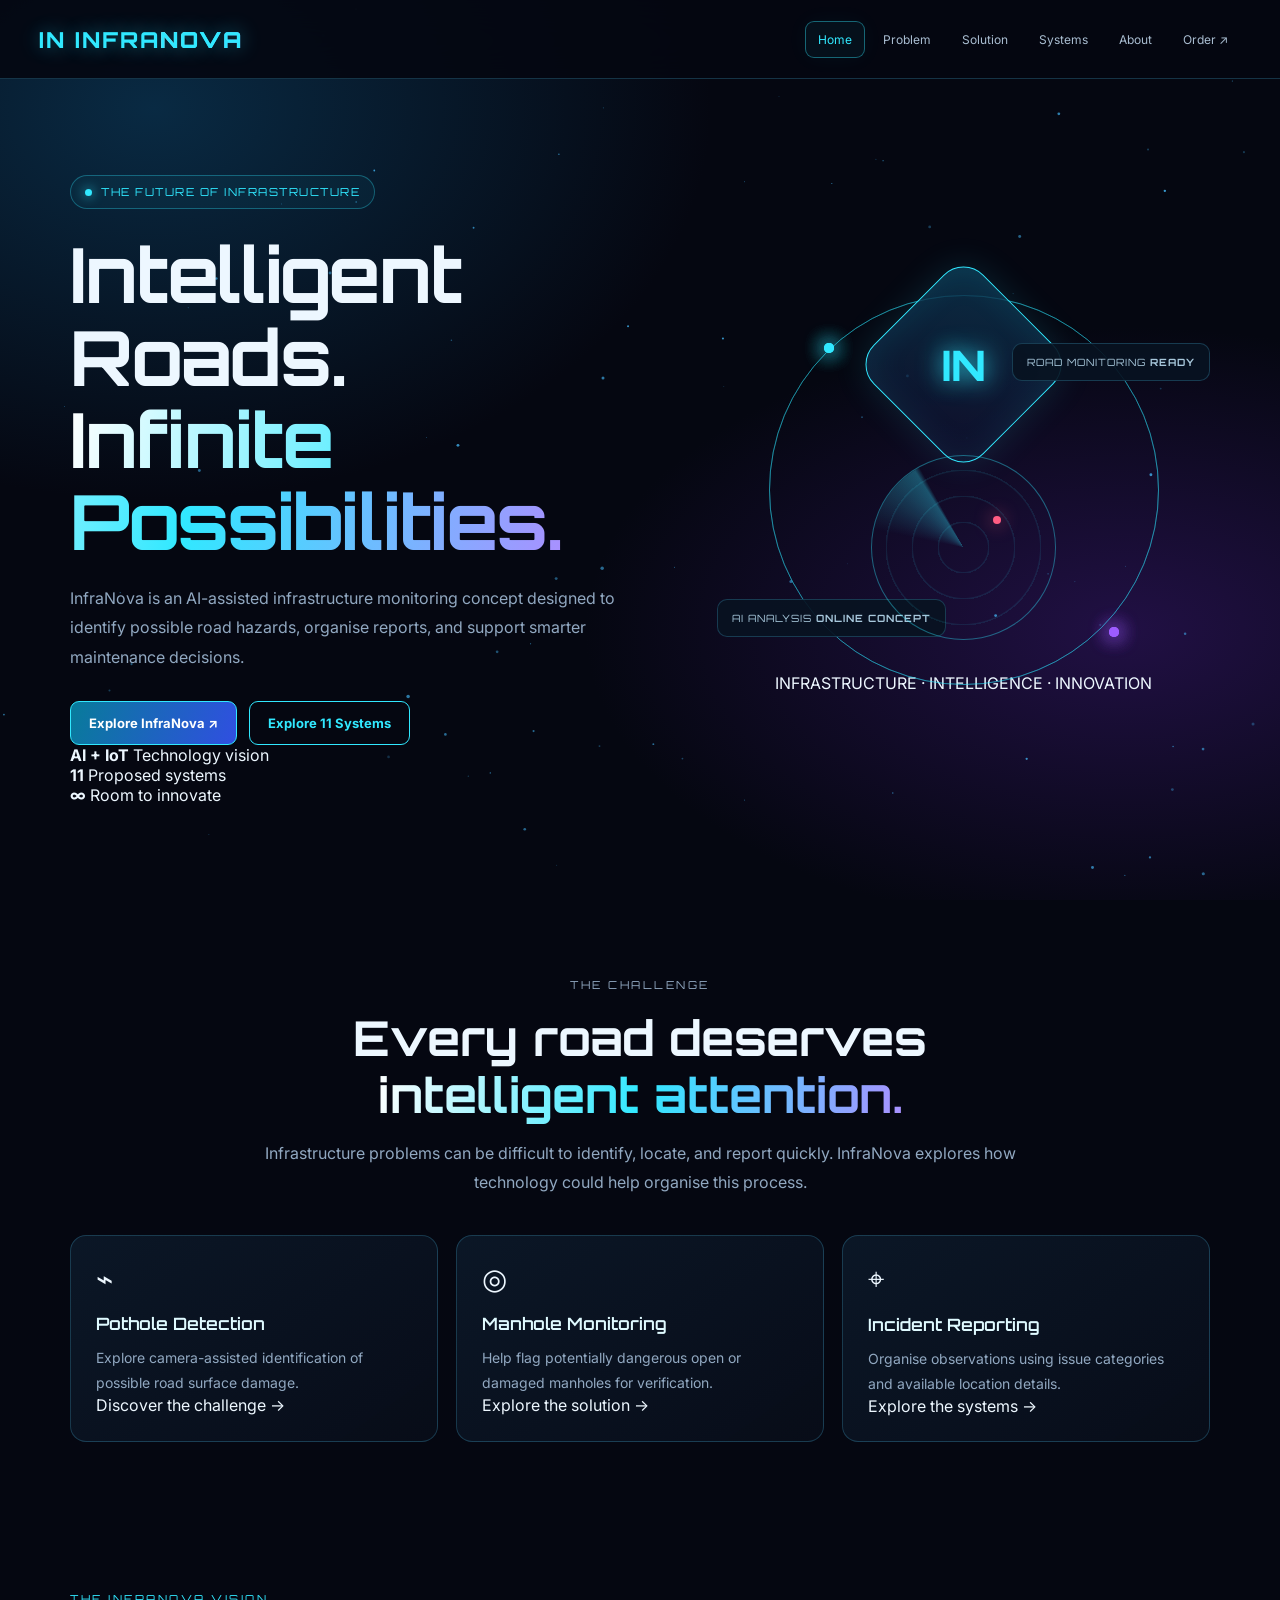
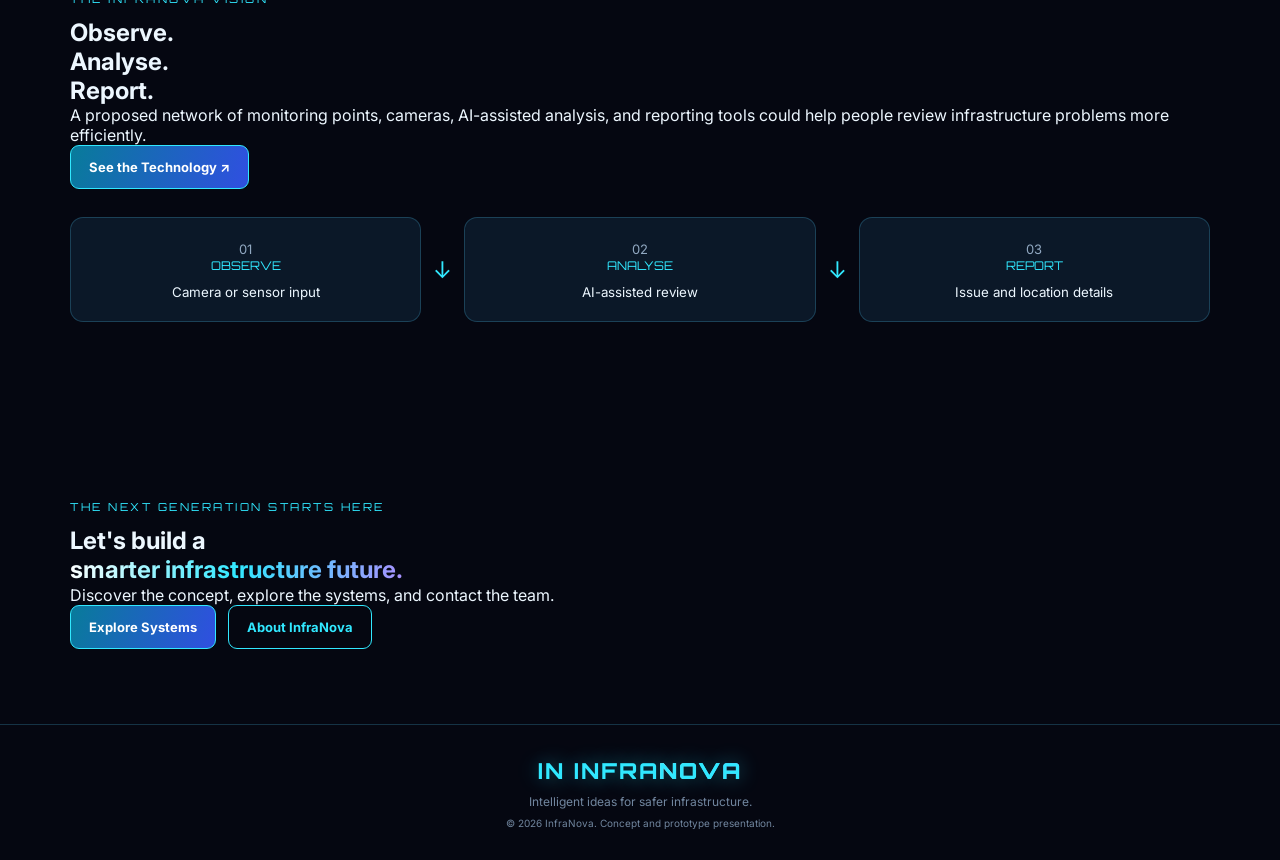
<file: index.html>
<!DOCTYPE html><html lang="en">
<head>
  <meta charset="UTF-8">
  <meta name="viewport" content="width=device-width, initial-scale=1.0">
  <meta name="theme-color" content="#050816">
  <meta name="description" content="InfraNova — AI-assisted infrastructure monitoring for a safer future.">
  <title>InfraNova | Intelligent Infrastructure</title>  <link rel="stylesheet" href="style.css">
  <script src="script.js" defer></script>
</head><body>
  <canvas id="starfield"></canvas>  <header class="site-header">
    <div class="nav-wrap">
      <a href="index.html" class="brand">
        <span class="brand-mark">IN</span>
        <span>INFRA<span class="gradient-text">NOVA</span></span>
      </a>  <button class="menu-toggle" aria-label="Open navigation" aria-expanded="false">☰</button>

  <nav class="nav-links">
    <a href="index.html">Home</a>
    <a href="problem.html">Problem</a>
    <a href="solution.html">Solution</a>
    <a href="systems.html">Systems</a>
    <a href="about.html">About</a>
    <a class="nav-order" href="order.html">Order ↗</a>
  </nav>
</div>

  </header>  <main>
    <section class="hero container">
      <div class="hero-copy reveal">
        <div class="eyebrow">
          <span class="live-dot"></span>
          THE FUTURE OF INFRASTRUCTURE
        </div>    <h1>
      Intelligent Roads.<br>
      <span class="gradient-text">Infinite Possibilities.</span>
    </h1>

    <p class="lead">
      InfraNova is an AI-assisted infrastructure monitoring concept
      designed to identify possible road hazards, organise reports,
      and support smarter maintenance decisions.
    </p>

    <div class="btn-row">
      <a href="solution.html" class="btn">Explore InfraNova ↗</a>
      <a href="systems.html" class="btn outline">Explore 11 Systems</a>
    </div>

    <div class="hero-stats">
      <div>
        <strong>AI + IoT</strong>
        <span>Technology vision</span>
      </div>

      <div>
        <strong>11</strong>
        <span>Proposed systems</span>
      </div>

      <div>
        <strong>∞</strong>
        <span>Room to innovate</span>
      </div>
    </div>
  </div>

  <div class="hero-art reveal">
    <div class="orbit orbit-one"></div>
    <div class="orbit orbit-two"></div>
    <div class="orbit orbit-three"></div>

    <div class="core">
      <span>IN</span>
    </div>

    <div class="hud hud-one">
      <span class="hud-dot"></span>
      ROAD MONITORING
      <b>READY</b>
    </div>

    <div class="hud hud-two">
      <span class="hud-dot"></span>
      AI ANALYSIS
      <b>ONLINE CONCEPT</b>
    </div>

    <div class="radar"><span></span></div>

    <div class="hero-caption">
      INFRASTRUCTURE · INTELLIGENCE · INNOVATION
    </div>
  </div>
</section>

<section class="section container">
  <div class="section-head reveal">
    <p class="kicker">THE CHALLENGE</p>
    <h2>
      Every road deserves<br>
      <span class="gradient-text">intelligent attention.</span>
    </h2>

    <p>
      Infrastructure problems can be difficult to identify, locate,
      and report quickly. InfraNova explores how technology could
      help organise this process.
    </p>
  </div>

  <div class="grid three">
    <article class="card reveal">
      <div class="icon">⌁</div>
      <h3>Pothole Detection</h3>
      <p>Explore camera-assisted identification of possible road surface damage.</p>
      <a href="problem.html" class="text-link">Discover the challenge →</a>
    </article>

    <article class="card reveal">
      <div class="icon">◎</div>
      <h3>Manhole Monitoring</h3>
      <p>Help flag potentially dangerous open or damaged manholes for verification.</p>
      <a href="solution.html" class="text-link">Explore the solution →</a>
    </article>

    <article class="card reveal">
      <div class="icon">⌖</div>
      <h3>Incident Reporting</h3>
      <p>Organise observations using issue categories and available location details.</p>
      <a href="systems.html" class="text-link">Explore the systems →</a>
    </article>
  </div>
</section>

<section class="section container">
  <div class="feature-panel reveal">
    <div>
      <p class="kicker">THE INFRANOVA VISION</p>
      <h2>Observe.<br>Analyse.<br>Report.</h2>

      <p>
        A proposed network of monitoring points, cameras, AI-assisted
        analysis, and reporting tools could help people review
        infrastructure problems more efficiently.
      </p>

      <a href="solution.html" class="btn">See the Technology ↗</a>
    </div>

    <div class="flow">
      <div class="flow-item">
        <span>01</span>
        <b>OBSERVE</b>
        <small>Camera or sensor input</small>
      </div>

      <div class="flow-arrow">↓</div>

      <div class="flow-item">
        <span>02</span>
        <b>ANALYSE</b>
        <small>AI-assisted review</small>
      </div>

      <div class="flow-arrow">↓</div>

      <div class="flow-item">
        <span>03</span>
        <b>REPORT</b>
        <small>Issue and location details</small>
      </div>
    </div>
  </div>
</section>

<section class="section container">
  <div class="cta-panel reveal">
    <p class="kicker">THE NEXT GENERATION STARTS HERE</p>

    <h2>
      Let's build a<br>
      <span class="gradient-text">smarter infrastructure future.</span>
    </h2>

    <p>Discover the concept, explore the systems, and contact the team.</p>

    <div class="btn-row center">
      <a href="systems.html" class="btn">Explore Systems</a>
      <a href="about.html" class="btn outline">About InfraNova</a>
    </div>
  </div>
</section>

  </main>  <footer class="site-footer">
    <a href="index.html" class="brand">
      <span class="brand-mark">IN</span>
      <span>INFRA<span class="gradient-text">NOVA</span></span>
    </a><p>Intelligent ideas for safer infrastructure.</p>
<small>© 2026 InfraNova. Concept and prototype presentation.</small>

  </footer>
</body>
</html>
</file>
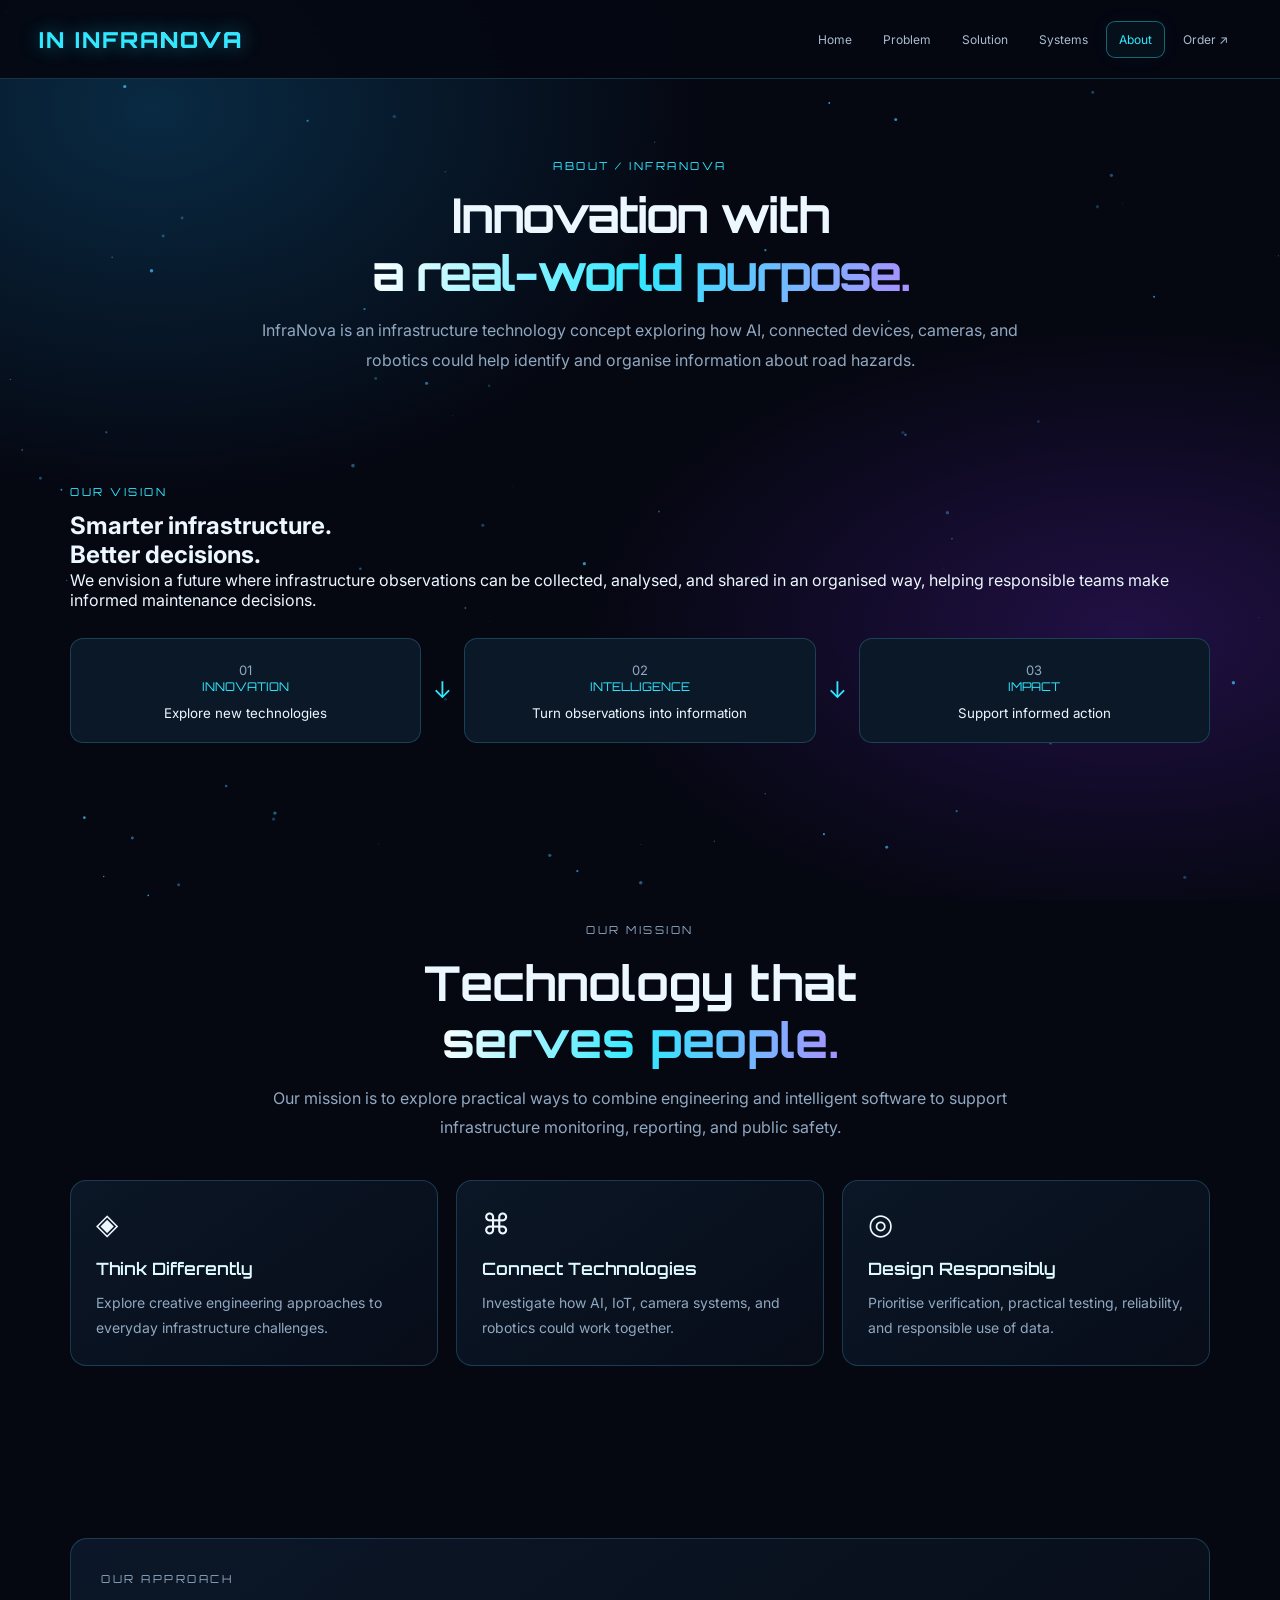
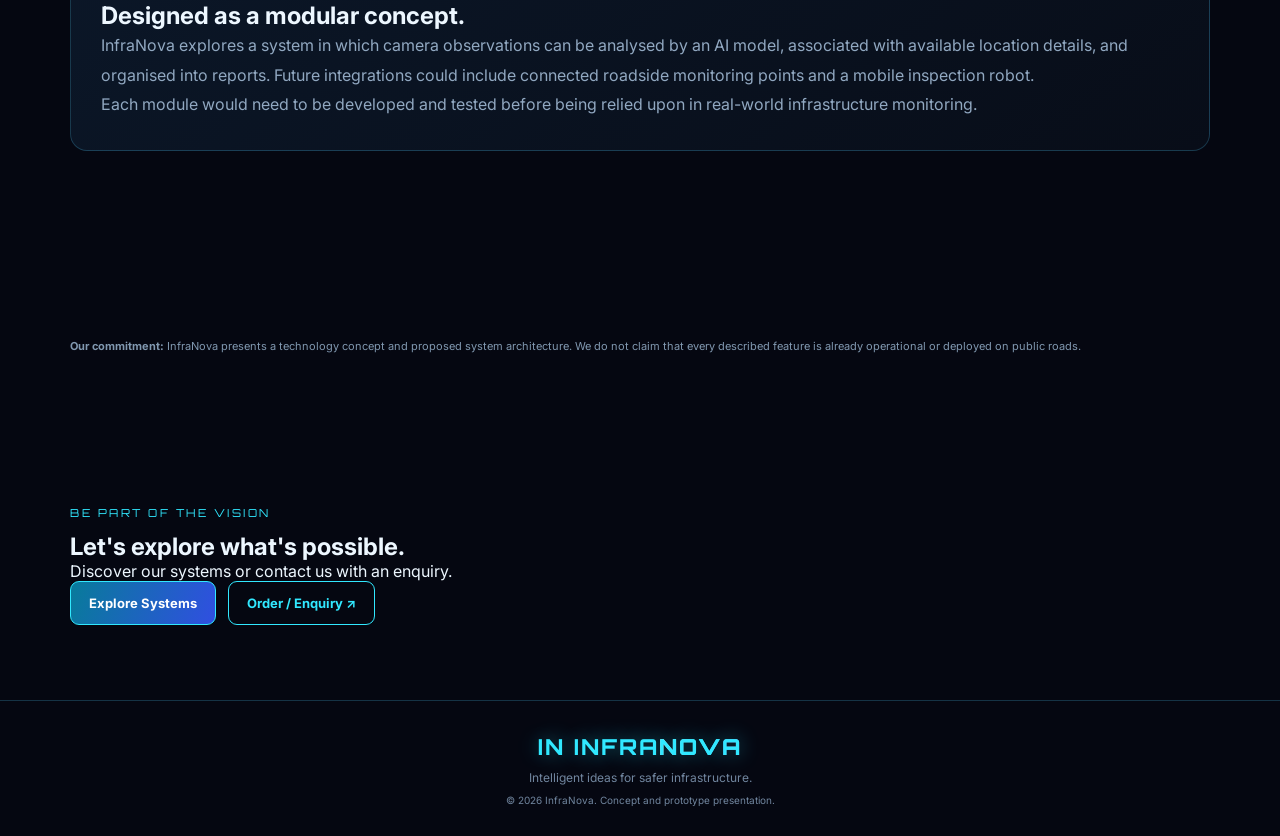
<file: about.html>
<!DOCTYPE html><html lang="en">
<head>
  <meta charset="UTF-8">
  <meta name="viewport" content="width=device-width, initial-scale=1.0">
  <meta name="theme-color" content="#050816">
  <meta name="description" content="Discover the mission, vision, and proposed technology behind InfraNova.">
  <title>About | InfraNova</title>
  <link rel="stylesheet" href="style.css">
  <script src="script.js" defer></script>
</head><body>
  <canvas id="starfield" aria-hidden="true"></canvas>  <header class="site-header">
    <div class="nav-wrap">
      <a href="index.html" class="brand">
        <span class="brand-mark">IN</span>
        <span>INFRA<span class="gradient-text">NOVA</span></span>
      </a>  <button class="menu-toggle" aria-label="Toggle navigation" aria-expanded="false" type="button">☰</button>

  <nav class="nav-links" aria-label="Main navigation">
    <a href="index.html">Home</a>
    <a href="problem.html">Problem</a>
    <a href="solution.html">Solution</a>
    <a href="systems.html">Systems</a>
    <a href="about.html">About</a>
    <a href="order.html" class="nav-order">Order ↗</a>
  </nav>
</div>

  </header>  <main>
    <section class="page-hero container reveal">
      <p class="kicker">ABOUT / INFRANOVA</p>  <h1 class="page-title">
    Innovation with<br>
    <span class="gradient-text">a real-world purpose.</span>
  </h1>

  <p class="lead">
    InfraNova is an infrastructure technology concept exploring
    how AI, connected devices, cameras, and robotics could help
    identify and organise information about road hazards.
  </p>
</section>

<section class="section container">
  <div class="feature-panel reveal">
    <div>
      <p class="kicker">OUR VISION</p>
      <h2>Smarter infrastructure.<br>Better decisions.</h2>

      <p>
        We envision a future where infrastructure observations
        can be collected, analysed, and shared in an organised way,
        helping responsible teams make informed maintenance decisions.
      </p>
    </div>

    <div class="flow">
      <div class="flow-item">
        <span>01</span>
        <b>INNOVATION</b>
        <small>Explore new technologies</small>
      </div>

      <div class="flow-arrow">↓</div>

      <div class="flow-item">
        <span>02</span>
        <b>INTELLIGENCE</b>
        <small>Turn observations into information</small>
      </div>

      <div class="flow-arrow">↓</div>

      <div class="flow-item">
        <span>03</span>
        <b>IMPACT</b>
        <small>Support informed action</small>
      </div>
    </div>
  </div>
</section>

<section class="section container">
  <div class="section-head reveal">
    <p class="kicker">OUR MISSION</p>
    <h2>
      Technology that<br>
      <span class="gradient-text">serves people.</span>
    </h2>

    <p>
      Our mission is to explore practical ways to combine
      engineering and intelligent software to support infrastructure
      monitoring, reporting, and public safety.
    </p>
  </div>

  <div class="grid three">
    <article class="card reveal">
      <div class="icon">◈</div>
      <h3>Think Differently</h3>
      <p>Explore creative engineering approaches to everyday infrastructure challenges.</p>
    </article>

    <article class="card reveal">
      <div class="icon">⌘</div>
      <h3>Connect Technologies</h3>
      <p>Investigate how AI, IoT, camera systems, and robotics could work together.</p>
    </article>

    <article class="card reveal">
      <div class="icon">◎</div>
      <h3>Design Responsibly</h3>
      <p>Prioritise verification, practical testing, reliability, and responsible use of data.</p>
    </article>
  </div>
</section>

<section class="section container">
  <div class="content-panel reveal">
    <p class="kicker">OUR APPROACH</p>
    <h2>Designed as a modular concept.</h2>

    <p>
      InfraNova explores a system in which camera observations
      can be analysed by an AI model, associated with available
      location details, and organised into reports. Future
      integrations could include connected roadside monitoring
      points and a mobile inspection robot.
    </p>

    <p>
      Each module would need to be developed and tested before
      being relied upon in real-world infrastructure monitoring.
    </p>
  </div>
</section>

<section class="section container">
  <div class="notice reveal">
    <strong>Our commitment:</strong>
    InfraNova presents a technology concept and proposed system
    architecture. We do not claim that every described feature
    is already operational or deployed on public roads.
  </div>
</section>

<section class="section container">
  <div class="cta-panel reveal">
    <p class="kicker">BE PART OF THE VISION</p>
    <h2>Let's explore what's possible.</h2>
    <p>Discover our systems or contact us with an enquiry.</p>

    <div class="btn-row center">
      <a href="systems.html" class="btn">Explore Systems</a>
      <a href="order.html" class="btn outline">Order / Enquiry ↗</a>
    </div>
  </div>
</section>

  </main>  <footer class="site-footer">
    <a href="index.html" class="brand">
      <span class="brand-mark">IN</span>
      <span>INFRA<span class="gradient-text">NOVA</span></span>
    </a><p>Intelligent ideas for safer infrastructure.</p>
<small>© <span data-current-year>2026</span> InfraNova. Concept and prototype presentation.</small>

  </footer>
</body>
</html>
</file>
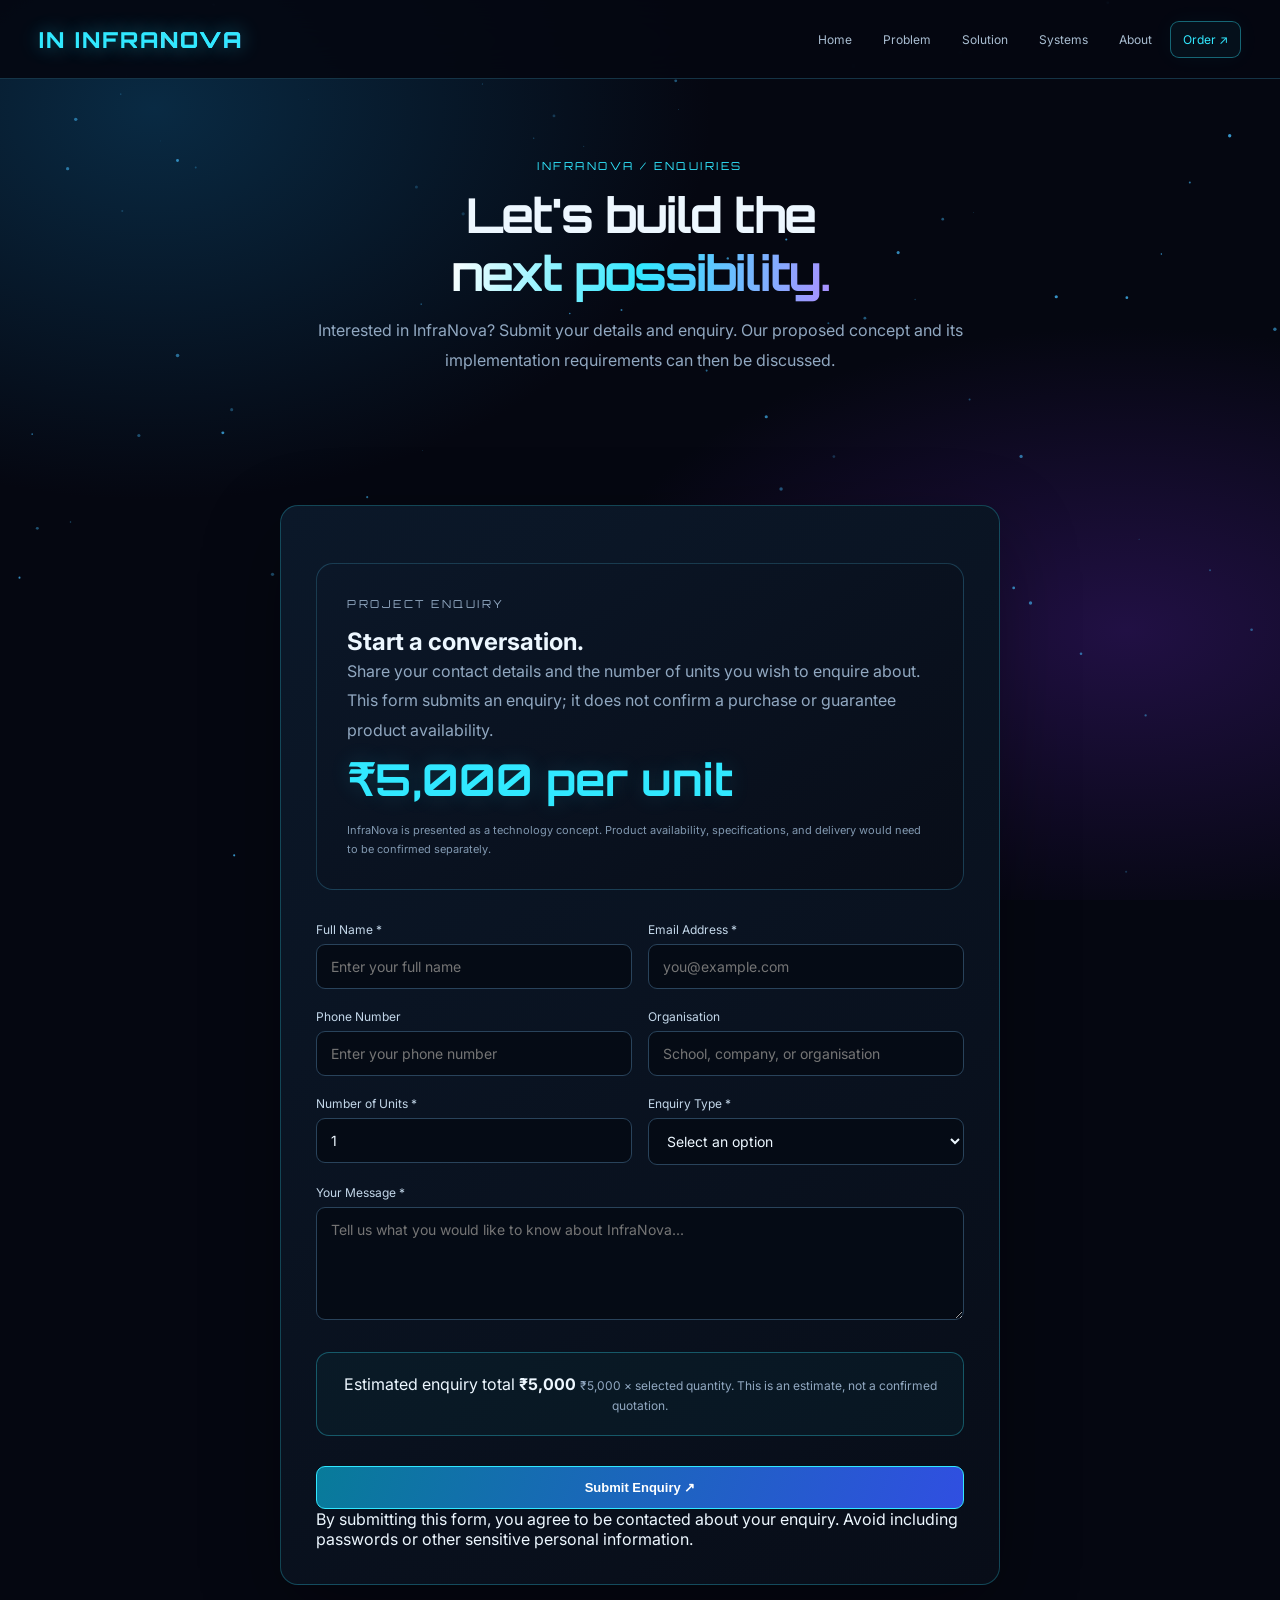
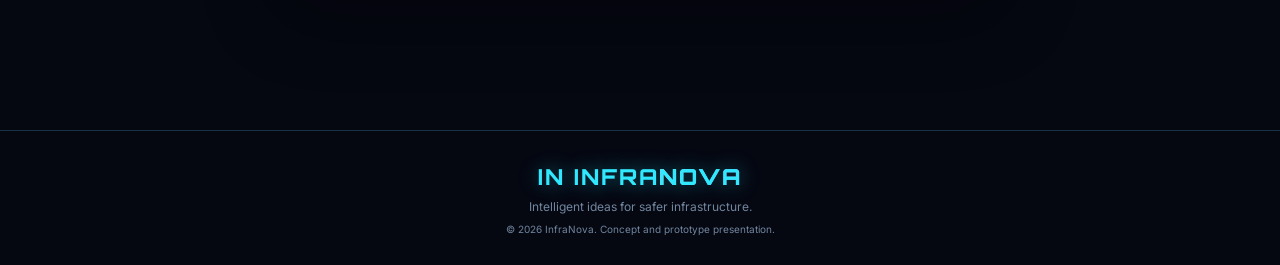
<file: order.html>
<!DOCTYPE html><html lang="en">
<head>
  <meta charset="UTF-8">
  <meta name="viewport" content="width=device-width, initial-scale=1.0">
  <meta name="theme-color" content="#050816">
  <meta name="description" content="Submit an order enquiry for the InfraNova concept.">
  <title>Order / Enquiry | InfraNova</title>
  <link rel="stylesheet" href="style.css">
  <script src="script.js" defer></script>
</head><body>
  <canvas id="starfield" aria-hidden="true"></canvas>  <header class="site-header">
    <div class="nav-wrap">
      <a href="index.html" class="brand">
        <span class="brand-mark">IN</span>
        <span>INFRA<span class="gradient-text">NOVA</span></span>
      </a>  <button class="menu-toggle" aria-label="Toggle navigation" aria-expanded="false" type="button">☰</button>

  <nav class="nav-links" aria-label="Main navigation">
    <a href="index.html">Home</a>
    <a href="problem.html">Problem</a>
    <a href="solution.html">Solution</a>
    <a href="systems.html">Systems</a>
    <a href="about.html">About</a>
    <a href="order.html" class="nav-order">Order ↗</a>
  </nav>
</div>

  </header>  <main>
    <section class="page-hero container reveal">
      <p class="kicker">INFRANOVA / ENQUIRIES</p>  <h1 class="page-title">
    Let's build the<br>
    <span class="gradient-text">next possibility.</span>
  </h1>

  <p class="lead">
    Interested in InfraNova? Submit your details and enquiry.
    Our proposed concept and its implementation requirements
    can then be discussed.
  </p>
</section>

<section class="section container">
  <div class="form-wrap reveal">

    <div class="content-panel">
      <p class="kicker">PROJECT ENQUIRY</p>
      <h2>Start a conversation.</h2>

      <p>
        Share your contact details and the number of units
        you wish to enquire about. This form submits an enquiry;
        it does not confirm a purchase or guarantee product availability.
      </p>

      <div class="price">
        ₹5,000 <span>per unit</span>
      </div>

      <div class="notice">
        InfraNova is presented as a technology concept.
        Product availability, specifications, and delivery
        would need to be confirmed separately.
      </div>
    </div>

    <form
      action="https://formsubmit.co/tamscserd@gmail.com"
      method="POST"
      class="order-form">

      <input type="hidden" name="_subject" value="New InfraNova Enquiry">

      <input type="hidden" name="_template" value="table">

      <input type="hidden" name="_captcha" value="true">

      <input type="hidden" name="_next" value="thankyou.html">

      <div class="form-grid">

        <div class="field">
          <label for="name">Full Name *</label>
          <input
            id="name"
            name="Full Name"
            type="text"
            placeholder="Enter your full name"
            autocomplete="name"
            required>
        </div>

        <div class="field">
          <label for="email">Email Address *</label>
          <input
            id="email"
            name="Email"
            type="email"
            placeholder="you@example.com"
            autocomplete="email"
            required>
        </div>

        <div class="field">
          <label for="phone">Phone Number</label>
          <input
            id="phone"
            name="Phone Number"
            type="tel"
            placeholder="Enter your phone number"
            autocomplete="tel">
        </div>

        <div class="field">
          <label for="organisation">Organisation</label>
          <input
            id="organisation"
            name="Organisation"
            type="text"
            placeholder="School, company, or organisation">
        </div>

        <div class="field">
          <label for="quantity">Number of Units *</label>
          <input
            id="quantity"
            name="Quantity"
            type="number"
            min="1"
            max="100"
            value="1"
            required>
        </div>

        <div class="field">
          <label for="interest">Enquiry Type *</label>
          <select id="interest" name="Enquiry Type" required>
            <option value="">Select an option</option>
            <option value="Project information">Project information</option>
            <option value="Prototype enquiry">Prototype enquiry</option>
            <option value="Collaboration">Collaboration</option>
            <option value="School or competition project">School or competition project</option>
            <option value="Other">Other</option>
          </select>
        </div>

        <div class="field full">
          <label for="message">Your Message *</label>
          <textarea
            id="message"
            name="Message"
            rows="5"
            placeholder="Tell us what you would like to know about InfraNova..."
            required></textarea>
        </div>

      </div>

      <div class="total-box">
        <span>Estimated enquiry total</span>
        <strong id="total-price">₹5,000</strong>
        <small>₹5,000 × selected quantity. This is an estimate, not a confirmed quotation.</small>
      </div>

      <button type="submit" class="btn">
        Submit Enquiry ↗
      </button>

      <p class="form-note">
        By submitting this form, you agree to be contacted
        about your enquiry. Avoid including passwords or
        other sensitive personal information.
      </p>

    </form>

  </div>
</section>

  </main>  <footer class="site-footer">
    <a href="index.html" class="brand">
      <span class="brand-mark">IN</span>
      <span>INFRA<span class="gradient-text">NOVA</span></span>
    </a><p>Intelligent ideas for safer infrastructure.</p>
<small>© <span data-current-year>2026</span> InfraNova. Concept and prototype presentation.</small>

  </footer>
</body>
  </html>
</file>
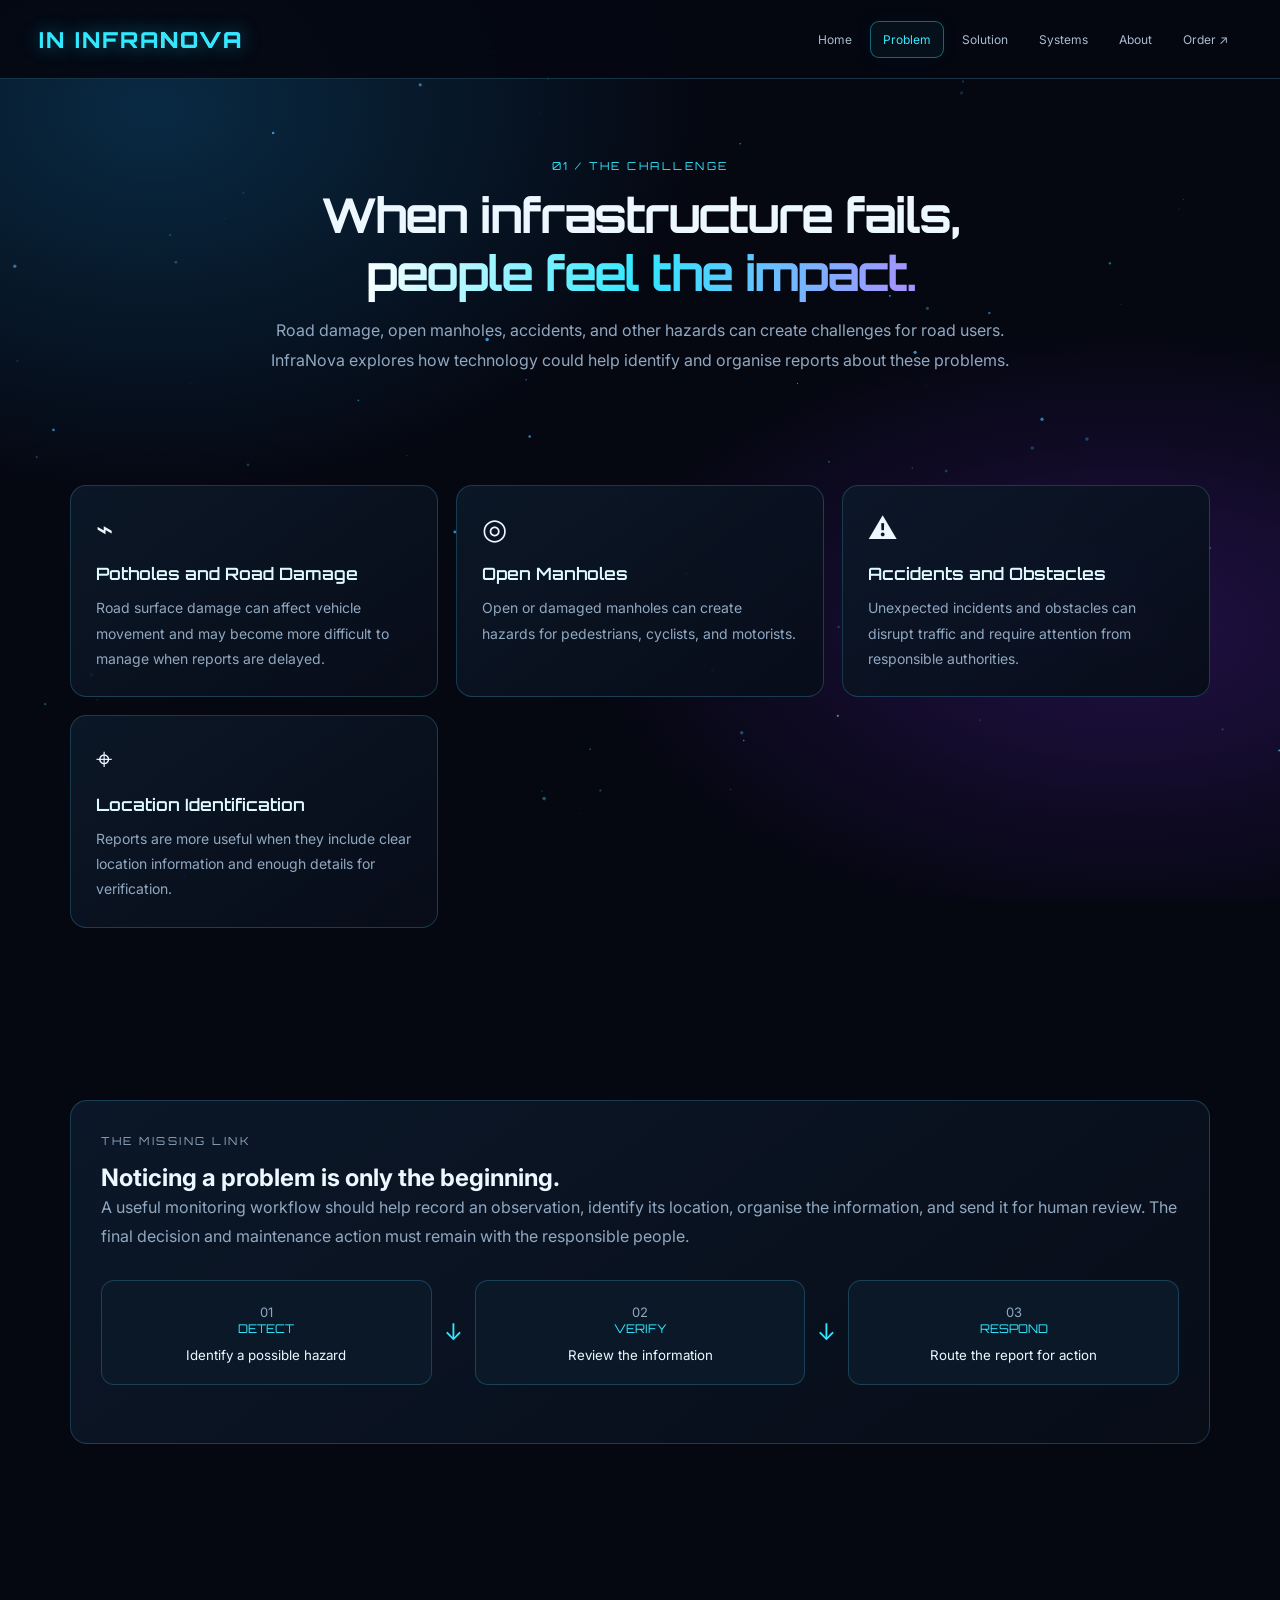
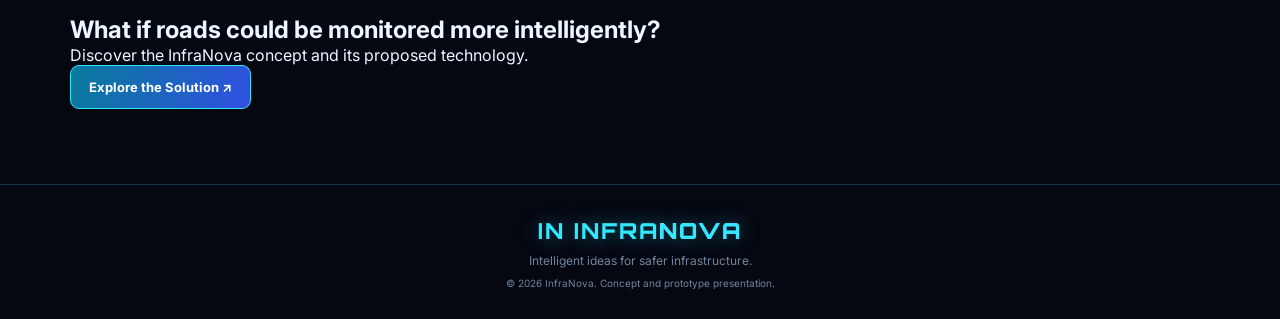
<file: problem.html>
<!DOCTYPE html><html lang="en">
<head>
  <meta charset="UTF-8">
  <meta name="viewport" content="width=device-width, initial-scale=1.0">
  <meta name="theme-color" content="#050816">
  <title>The Problem | InfraNova</title>  <link rel="stylesheet" href="style.css">
  <script src="script.js" defer></script>
</head><body>
  <canvas id="starfield"></canvas>  <header class="site-header">
    <div class="nav-wrap">
      <a href="index.html" class="brand">
        <span class="brand-mark">IN</span>
        <span>INFRA<span class="gradient-text">NOVA</span></span>
      </a>  <button class="menu-toggle" aria-label="Open navigation" aria-expanded="false">☰</button>

  <nav class="nav-links">
    <a href="index.html">Home</a>
    <a href="problem.html">Problem</a>
    <a href="solution.html">Solution</a>
    <a href="systems.html">Systems</a>
    <a href="about.html">About</a>
    <a class="nav-order" href="order.html">Order ↗</a>
  </nav>
</div>

  </header>  <main>
    <section class="page-hero container reveal">
      <p class="kicker">01 / THE CHALLENGE</p>  <h1 class="page-title">
    When infrastructure fails,<br>
    <span class="gradient-text">people feel the impact.</span>
  </h1>

  <p class="lead">
    Road damage, open manholes, accidents, and other hazards can
    create challenges for road users. InfraNova explores how
    technology could help identify and organise reports about
    these problems.
  </p>
</section>

<section class="section container">
  <div class="grid two">
    <article class="card reveal">
      <div class="icon">⌁</div>
      <h3>Potholes and Road Damage</h3>
      <p>Road surface damage can affect vehicle movement and may become more difficult to manage when reports are delayed.</p>
    </article>

    <article class="card reveal">
      <div class="icon">◎</div>
      <h3>Open Manholes</h3>
      <p>Open or damaged manholes can create hazards for pedestrians, cyclists, and motorists.</p>
    </article>

    <article class="card reveal">
      <div class="icon">⚠</div>
      <h3>Accidents and Obstacles</h3>
      <p>Unexpected incidents and obstacles can disrupt traffic and require attention from responsible authorities.</p>
    </article>

    <article class="card reveal">
      <div class="icon">⌖</div>
      <h3>Location Identification</h3>
      <p>Reports are more useful when they include clear location information and enough details for verification.</p>
    </article>
  </div>
</section>

<section class="section container">
  <div class="content-panel reveal">
    <p class="kicker">THE MISSING LINK</p>
    <h2>Noticing a problem is only the beginning.</h2>

    <p>
      A useful monitoring workflow should help record an observation,
      identify its location, organise the information, and send it
      for human review. The final decision and maintenance action
      must remain with the responsible people.
    </p>

    <div class="flow">
      <div class="flow-item">
        <span>01</span>
        <b>DETECT</b>
        <small>Identify a possible hazard</small>
      </div>

      <div class="flow-arrow">↓</div>

      <div class="flow-item">
        <span>02</span>
        <b>VERIFY</b>
        <small>Review the information</small>
      </div>

      <div class="flow-arrow">↓</div>

      <div class="flow-item">
        <span>03</span>
        <b>RESPOND</b>
        <small>Route the report for action</small>
      </div>
    </div>
  </div>
</section>

<section class="section container">
  <div class="cta-panel reveal">
    <h2>What if roads could be monitored more intelligently?</h2>
    <p>Discover the InfraNova concept and its proposed technology.</p>
    <a href="solution.html" class="btn">Explore the Solution ↗</a>
  </div>
</section>

  </main>  <footer class="site-footer">
    <a href="index.html" class="brand">
      <span class="brand-mark">IN</span>
      <span>INFRA<span class="gradient-text">NOVA</span></span>
    </a><p>Intelligent ideas for safer infrastructure.</p>
<small>© 2026 InfraNova. Concept and prototype presentation.</small>

  </footer>
</body>
</html>
</file>
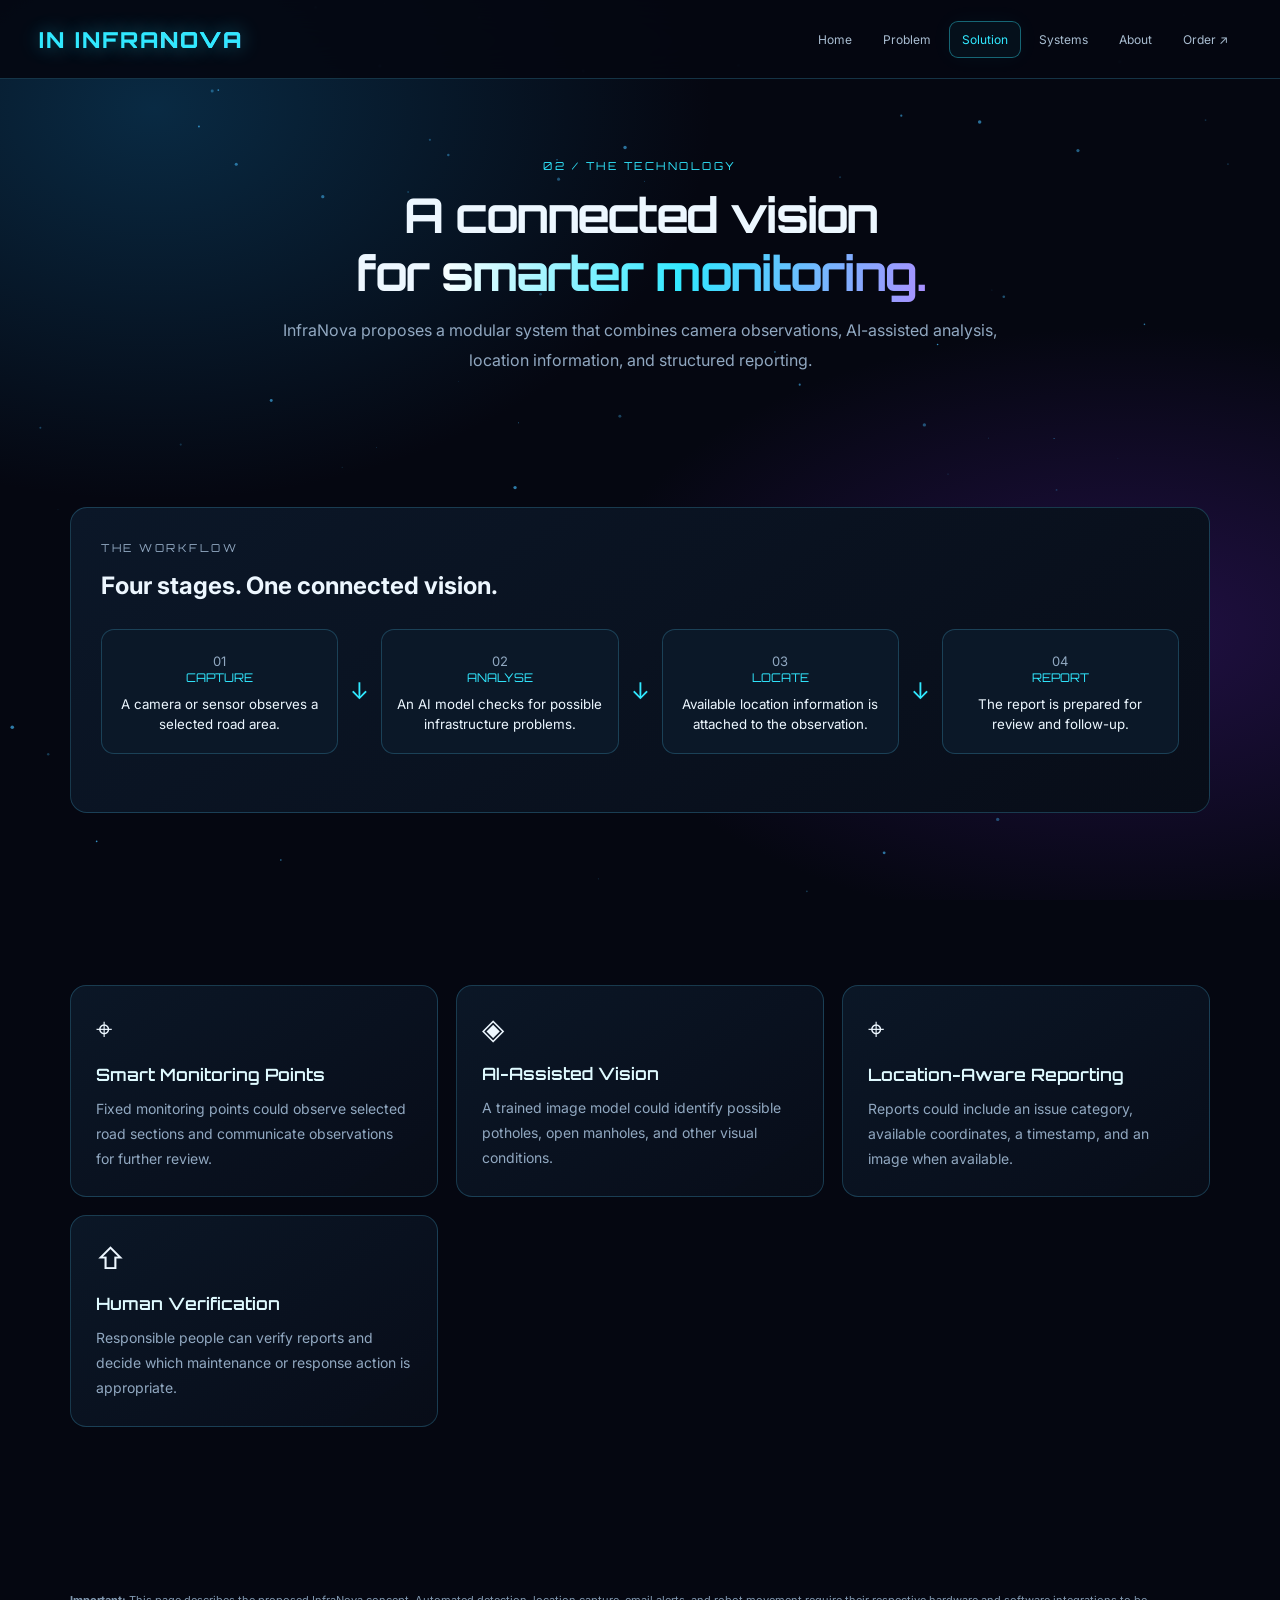
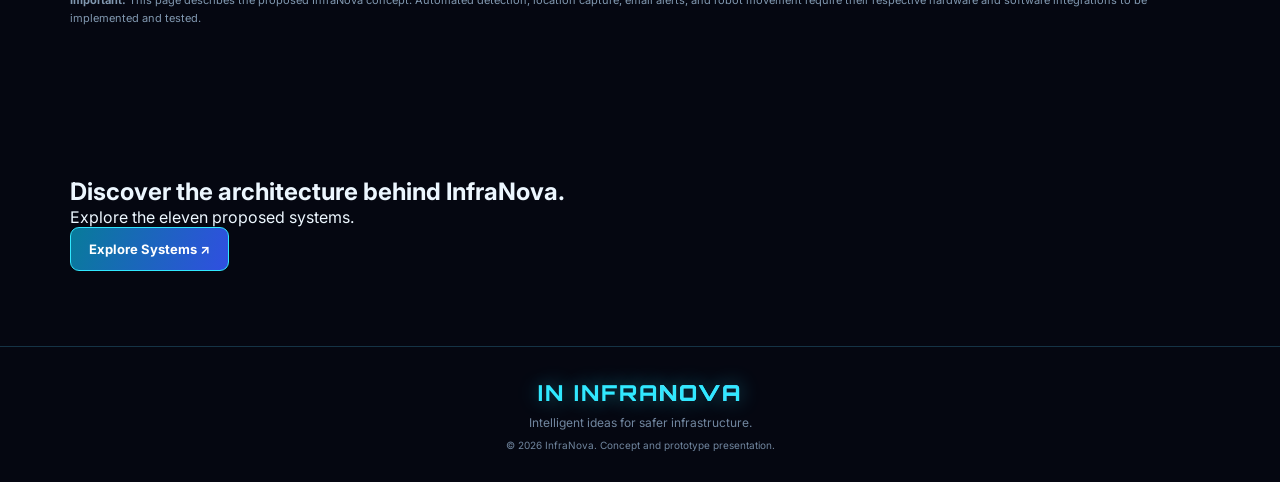
<file: solution.html>
<!DOCTYPE html><html lang="en">
<head>
  <meta charset="UTF-8">
  <meta name="viewport" content="width=device-width, initial-scale=1.0">
  <meta name="theme-color" content="#050816">
  <title>The Solution | InfraNova</title>  <link rel="stylesheet" href="style.css">
  <script src="script.js" defer></script>
</head><body>
  <canvas id="starfield"></canvas>  <header class="site-header">
    <div class="nav-wrap">
      <a href="index.html" class="brand">
        <span class="brand-mark">IN</span>
        <span>INFRA<span class="gradient-text">NOVA</span></span>
      </a>  <button class="menu-toggle" aria-label="Open navigation" aria-expanded="false">☰</button>

  <nav class="nav-links">
    <a href="index.html">Home</a>
    <a href="problem.html">Problem</a>
    <a href="solution.html">Solution</a>
    <a href="systems.html">Systems</a>
    <a href="about.html">About</a>
    <a class="nav-order" href="order.html">Order ↗</a>
  </nav>
</div>

  </header>  <main>
    <section class="page-hero container reveal">
      <p class="kicker">02 / THE TECHNOLOGY</p>  <h1 class="page-title">
    A connected vision<br>
    for <span class="gradient-text">smarter monitoring.</span>
  </h1>

  <p class="lead">
    InfraNova proposes a modular system that combines camera
    observations, AI-assisted analysis, location information,
    and structured reporting.
  </p>
</section>

<section class="section container">
  <div class="content-panel reveal">
    <p class="kicker">THE WORKFLOW</p>
    <h2>Four stages. One connected vision.</h2>

    <div class="flow">
      <div class="flow-item">
        <span>01</span>
        <b>CAPTURE</b>
        <small>A camera or sensor observes a selected road area.</small>
      </div>

      <div class="flow-arrow">↓</div>

      <div class="flow-item">
        <span>02</span>
        <b>ANALYSE</b>
        <small>An AI model checks for possible infrastructure problems.</small>
      </div>

      <div class="flow-arrow">↓</div>

      <div class="flow-item">
        <span>03</span>
        <b>LOCATE</b>
        <small>Available location information is attached to the observation.</small>
      </div>

      <div class="flow-arrow">↓</div>

      <div class="flow-item">
        <span>04</span>
        <b>REPORT</b>
        <small>The report is prepared for review and follow-up.</small>
      </div>
    </div>
  </div>
</section>

<section class="section container">
  <div class="grid two">
    <article class="card reveal">
      <div class="icon">⌖</div>
      <h3>Smart Monitoring Points</h3>
      <p>Fixed monitoring points could observe selected road sections and communicate observations for further review.</p>
    </article>

    <article class="card reveal">
      <div class="icon">◈</div>
      <h3>AI-Assisted Vision</h3>
      <p>A trained image model could identify possible potholes, open manholes, and other visual conditions.</p>
    </article>

    <article class="card reveal">
      <div class="icon">⌖</div>
      <h3>Location-Aware Reporting</h3>
      <p>Reports could include an issue category, available coordinates, a timestamp, and an image when available.</p>
    </article>

    <article class="card reveal">
      <div class="icon">⇧</div>
      <h3>Human Verification</h3>
      <p>Responsible people can verify reports and decide which maintenance or response action is appropriate.</p>
    </article>
  </div>
</section>

<section class="section container">
  <div class="notice reveal">
    <strong>Important:</strong> This page describes the proposed InfraNova concept.
    Automated detection, location capture, email alerts, and robot movement
    require their respective hardware and software integrations to be
    implemented and tested.
  </div>
</section>

<section class="section container">
  <div class="cta-panel reveal">
    <h2>Discover the architecture behind InfraNova.</h2>
    <p>Explore the eleven proposed systems.</p>
    <a href="systems.html" class="btn">Explore Systems ↗</a>
  </div>
</section>

  </main>  <footer class="site-footer">
    <a href="index.html" class="brand">
      <span class="brand-mark">IN</span>
      <span>INFRA<span class="gradient-text">NOVA</span></span>
    </a><p>Intelligent ideas for safer infrastructure.</p>
<small>© 2026 InfraNova. Concept and prototype presentation.</small>

  </footer>
</body>
</html>
</file>
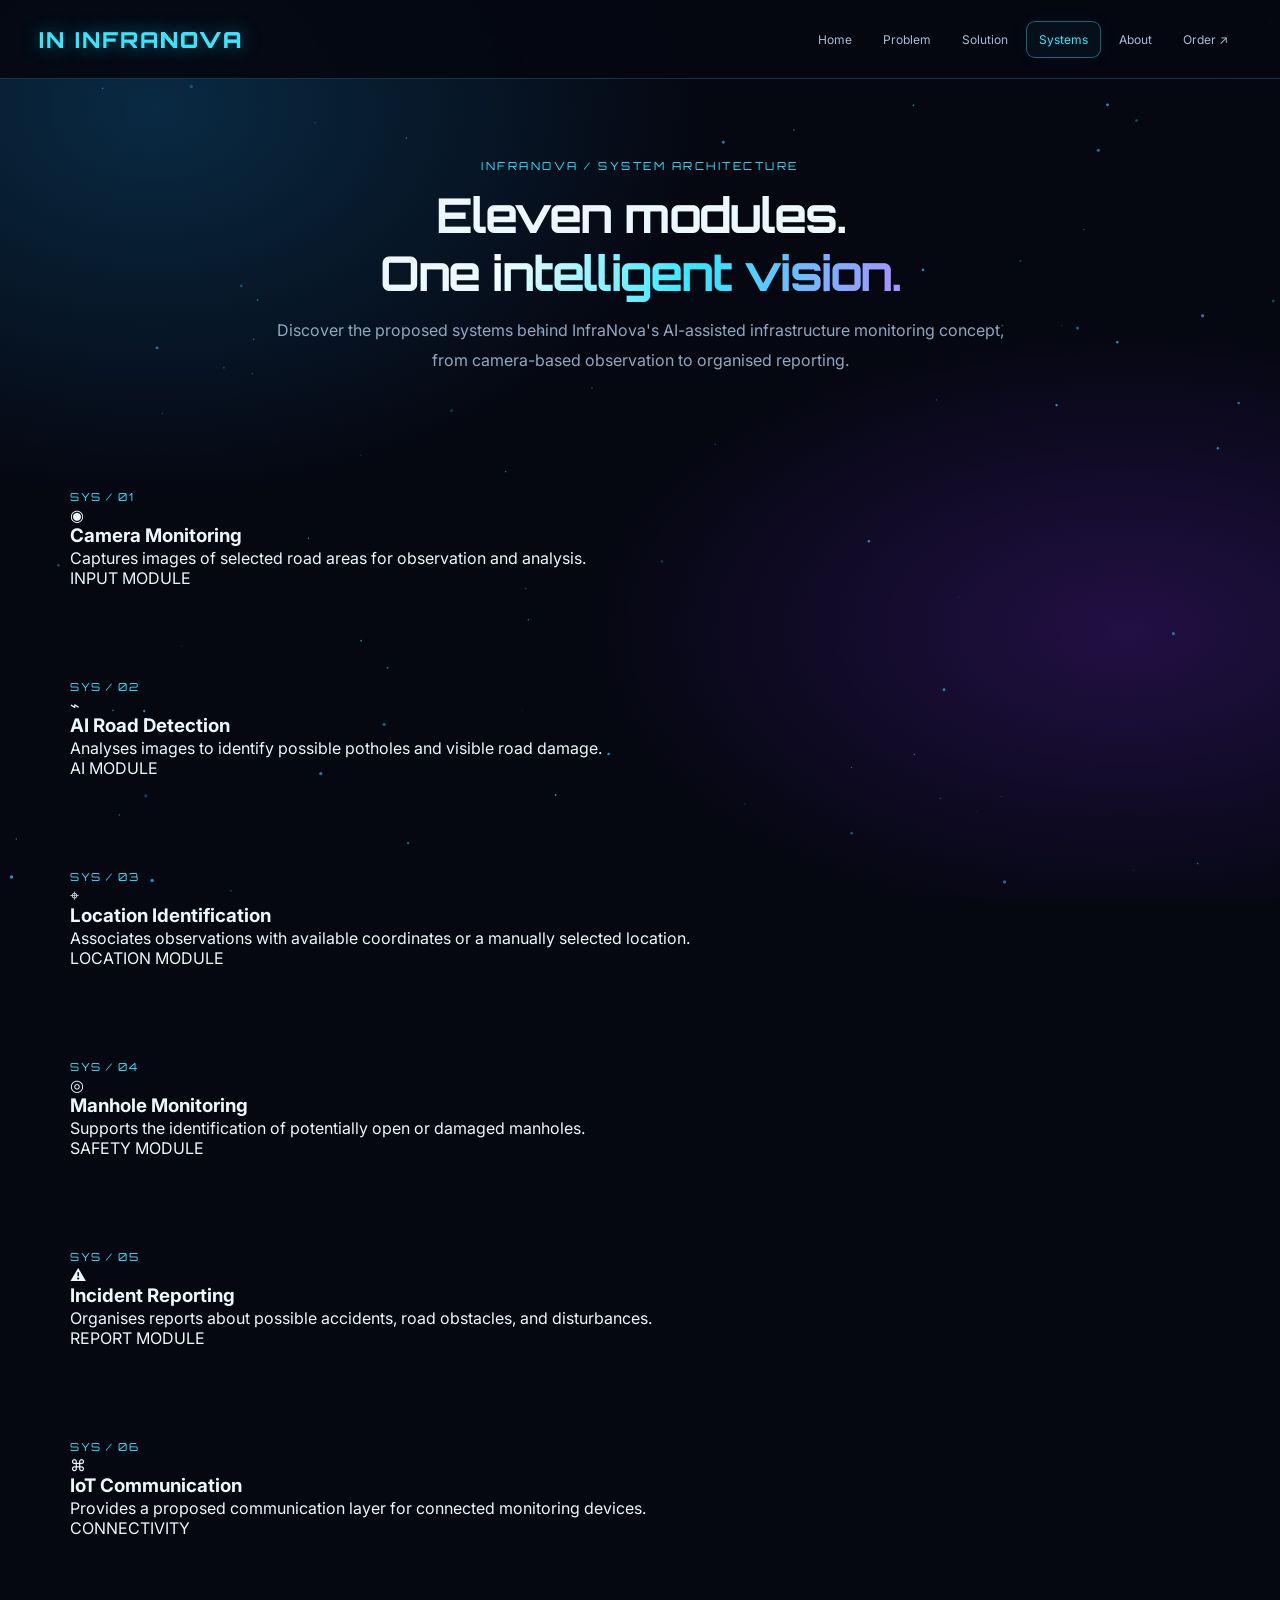
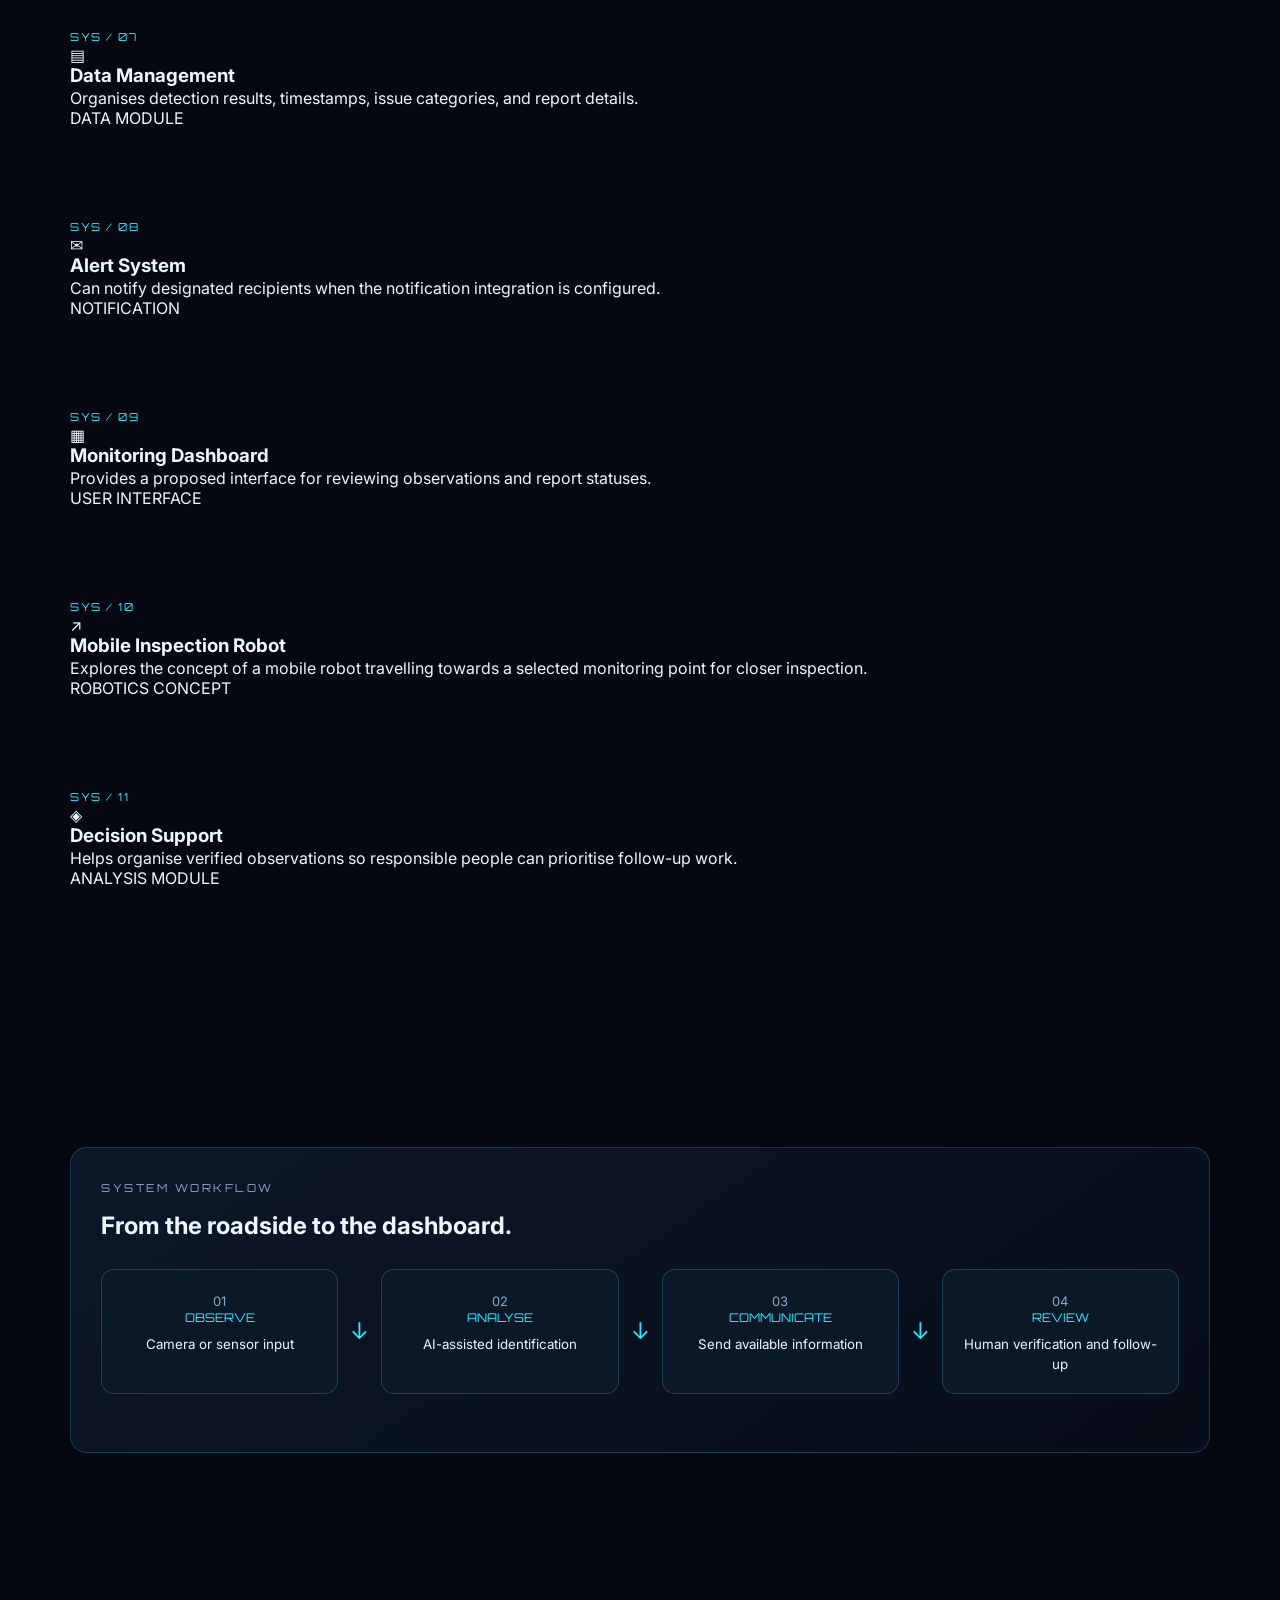
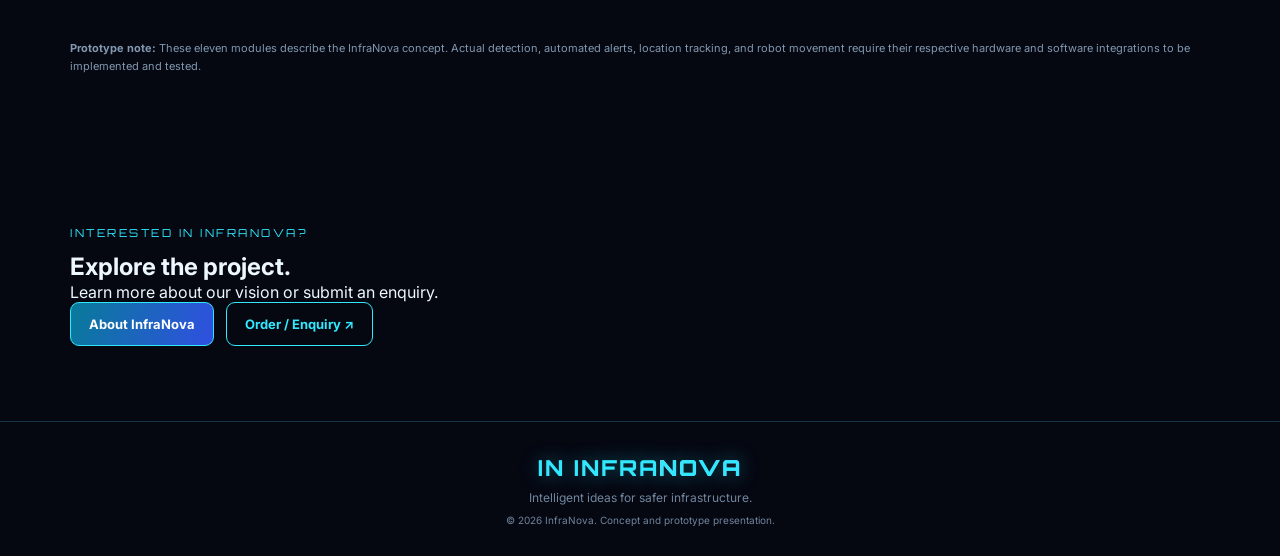
<file: systems.html>
<!DOCTYPE html><html lang="en">
<head>
  <meta charset="UTF-8">
  <meta name="viewport" content="width=device-width, initial-scale=1.0">
  <meta name="theme-color" content="#050816">
  <title>Systems | InfraNova</title>
  <link rel="stylesheet" href="style.css">
  <script src="script.js" defer></script>
</head><body>
  <canvas id="starfield" aria-hidden="true"></canvas>  <header class="site-header">
    <div class="nav-wrap">
      <a href="index.html" class="brand">
        <span class="brand-mark">IN</span>
        <span>INFRA<span class="gradient-text">NOVA</span></span>
      </a>  <button class="menu-toggle" aria-label="Toggle navigation" aria-expanded="false" type="button">☰</button>

  <nav class="nav-links" aria-label="Main navigation">
    <a href="index.html">Home</a>
    <a href="problem.html">Problem</a>
    <a href="solution.html">Solution</a>
    <a href="systems.html">Systems</a>
    <a href="about.html">About</a>
    <a href="order.html" class="nav-order">Order ↗</a>
  </nav>
</div>

  </header>  <main>
    <section class="page-hero container reveal">
      <p class="kicker">INFRANOVA / SYSTEM ARCHITECTURE</p>  <h1 class="page-title">
    Eleven modules.<br>
    One <span class="gradient-text">intelligent vision.</span>
  </h1>

  <p class="lead">
    Discover the proposed systems behind InfraNova's AI-assisted
    infrastructure monitoring concept, from camera-based
    observation to organised reporting.
  </p>
</section>

<section class="section container">
  <div class="systems-grid">

    <article class="system-card reveal">
      <span class="system-code">SYS / 01</span>
      <div class="icon">◉</div>
      <h3>Camera Monitoring</h3>
      <p>Captures images of selected road areas for observation and analysis.</p>
      <span class="system-status">INPUT MODULE</span>
    </article>

    <article class="system-card reveal">
      <span class="system-code">SYS / 02</span>
      <div class="icon">⌁</div>
      <h3>AI Road Detection</h3>
      <p>Analyses images to identify possible potholes and visible road damage.</p>
      <span class="system-status">AI MODULE</span>
    </article>

    <article class="system-card reveal">
      <span class="system-code">SYS / 03</span>
      <div class="icon">⌖</div>
      <h3>Location Identification</h3>
      <p>Associates observations with available coordinates or a manually selected location.</p>
      <span class="system-status">LOCATION MODULE</span>
    </article>

    <article class="system-card reveal">
      <span class="system-code">SYS / 04</span>
      <div class="icon">◎</div>
      <h3>Manhole Monitoring</h3>
      <p>Supports the identification of potentially open or damaged manholes.</p>
      <span class="system-status">SAFETY MODULE</span>
    </article>

    <article class="system-card reveal">
      <span class="system-code">SYS / 05</span>
      <div class="icon">⚠</div>
      <h3>Incident Reporting</h3>
      <p>Organises reports about possible accidents, road obstacles, and disturbances.</p>
      <span class="system-status">REPORT MODULE</span>
    </article>

    <article class="system-card reveal">
      <span class="system-code">SYS / 06</span>
      <div class="icon">⌘</div>
      <h3>IoT Communication</h3>
      <p>Provides a proposed communication layer for connected monitoring devices.</p>
      <span class="system-status">CONNECTIVITY</span>
    </article>

    <article class="system-card reveal">
      <span class="system-code">SYS / 07</span>
      <div class="icon">▤</div>
      <h3>Data Management</h3>
      <p>Organises detection results, timestamps, issue categories, and report details.</p>
      <span class="system-status">DATA MODULE</span>
    </article>

    <article class="system-card reveal">
      <span class="system-code">SYS / 08</span>
      <div class="icon">✉</div>
      <h3>Alert System</h3>
      <p>Can notify designated recipients when the notification integration is configured.</p>
      <span class="system-status">NOTIFICATION</span>
    </article>

    <article class="system-card reveal">
      <span class="system-code">SYS / 09</span>
      <div class="icon">▦</div>
      <h3>Monitoring Dashboard</h3>
      <p>Provides a proposed interface for reviewing observations and report statuses.</p>
      <span class="system-status">USER INTERFACE</span>
    </article>

    <article class="system-card reveal">
      <span class="system-code">SYS / 10</span>
      <div class="icon">↗</div>
      <h3>Mobile Inspection Robot</h3>
      <p>Explores the concept of a mobile robot travelling towards a selected monitoring point for closer inspection.</p>
      <span class="system-status">ROBOTICS CONCEPT</span>
    </article>

    <article class="system-card reveal">
      <span class="system-code">SYS / 11</span>
      <div class="icon">◈</div>
      <h3>Decision Support</h3>
      <p>Helps organise verified observations so responsible people can prioritise follow-up work.</p>
      <span class="system-status">ANALYSIS MODULE</span>
    </article>

  </div>
</section>

<section class="section container">
  <div class="content-panel reveal">
    <p class="kicker">SYSTEM WORKFLOW</p>
    <h2>From the roadside to the dashboard.</h2>

    <div class="flow">
      <div class="flow-item">
        <span>01</span>
        <b>OBSERVE</b>
        <small>Camera or sensor input</small>
      </div>

      <div class="flow-arrow">↓</div>

      <div class="flow-item">
        <span>02</span>
        <b>ANALYSE</b>
        <small>AI-assisted identification</small>
      </div>

      <div class="flow-arrow">↓</div>

      <div class="flow-item">
        <span>03</span>
        <b>COMMUNICATE</b>
        <small>Send available information</small>
      </div>

      <div class="flow-arrow">↓</div>

      <div class="flow-item">
        <span>04</span>
        <b>REVIEW</b>
        <small>Human verification and follow-up</small>
      </div>
    </div>
  </div>
</section>

<section class="section container">
  <div class="notice reveal">
    <strong>Prototype note:</strong>
    These eleven modules describe the InfraNova concept.
    Actual detection, automated alerts, location tracking, and
    robot movement require their respective hardware and software
    integrations to be implemented and tested.
  </div>
</section>

<section class="section container">
  <div class="cta-panel reveal">
    <p class="kicker">INTERESTED IN INFRANOVA?</p>
    <h2>Explore the project.</h2>
    <p>Learn more about our vision or submit an enquiry.</p>

    <div class="btn-row center">
      <a href="about.html" class="btn">About InfraNova</a>
      <a href="order.html" class="btn outline">Order / Enquiry ↗</a>
    </div>
  </div>
</section>

  </main>  <footer class="site-footer">
    <a href="index.html" class="brand">
      <span class="brand-mark">IN</span>
      <span>INFRA<span class="gradient-text">NOVA</span></span>
    </a><p>Intelligent ideas for safer infrastructure.</p>
<small>© <span data-current-year>2026</span> InfraNova. Concept and prototype presentation.</small>

  </footer>
</body>
</html>
</file>
<file: style.css>
@import url('https://fonts.googleapis.com/css2?family=Orbitron:wght@400;500;600;700;800&family=Inter:wght@400;500;600;700&display=swap');

:root {
    --bg: #050711;
    --panel: #0b1527;
    --cyan: #31e8ff;
    --blue: #5478ff;
    --purple: #9d5cff;
    --text: #edf7ff;
    --muted: #91a8c1;
    --line: rgba(81, 210, 255, 0.22);
}

* {
    margin: 0;
    padding: 0;
    box-sizing: border-box;
}

html {
    scroll-behavior: smooth;
}

body {
    font-family: Inter, Arial, sans-serif;
    background: var(--bg);
    color: var(--text);
    min-height: 100vh;
    overflow-x: hidden;
}

body::before {
    content: "";
    position: fixed;
    inset: 0;
    z-index: -2;
    background:
        radial-gradient(ellipse at 12% 12%, #092a43, transparent 35%),
        radial-gradient(ellipse at 88% 70%, #211044, transparent 34%),
        #050711;
}

#starfield {
    position: fixed;
    inset: 0;
    width: 100%;
    height: 100%;
    z-index: -1;
    pointer-events: none;
}

a {
    color: inherit;
    text-decoration: none;
}

.site-header {
    position: sticky;
    top: 0;
    z-index: 100;
    border-bottom: 1px solid var(--line);
    background: rgba(5, 7, 17, 0.9);
    backdrop-filter: blur(18px);
}

.nav-wrap {
    max-width: 1250px;
    min-height: 78px;
    margin: auto;
    padding: 14px 24px;
    display: flex;
    align-items: center;
    justify-content: space-between;
    gap: 20px;
}

.brand {
    font-family: Orbitron, sans-serif;
    font-weight: 800;
    font-size: 22px;
    letter-spacing: 2px;
    white-space: nowrap;
}

.brand span {
    color: var(--cyan);
    text-shadow: 0 0 20px #31e8ff75;
}

.brand small {
    display: block;
    font-family: Inter, sans-serif;
    font-size: 9px;
    color: #7f9ab5;
    letter-spacing: 3px;
    margin-top: 4px;
}

.nav-links {
    display: flex;
    align-items: center;
    justify-content: flex-end;
    flex-wrap: wrap;
    gap: 5px;
}

.nav-links a {
    padding: 10px 12px;
    border: 1px solid transparent;
    border-radius: 9px;
    font-size: 12px;
    color: #a9bdd1;
    transition: 0.25s;
}

.nav-links a:hover,
.nav-links a.active {
    color: var(--cyan);
    border-color: #31e8ff65;
    background: #31e8ff0c;
    box-shadow: 0 0 22px #31e8ff0b;
}

.menu-toggle {
    display: none;
    background: transparent;
    color: var(--cyan);
    border: 1px solid var(--line);
    padding: 8px 12px;
    border-radius: 8px;
    font-size: 20px;
}

.container {
    width: min(1140px, calc(100% - 40px));
    margin: auto;
}

.hero {
    min-height: calc(100vh - 78px);
    display: grid;
    grid-template-columns: 1.1fr 0.9fr;
    align-items: center;
    gap: 45px;
    padding: 65px 0;
}

.eyebrow {
    display: inline-flex;
    align-items: center;
    gap: 9px;
    padding: 9px 14px;
    border: 1px solid #31e8ff50;
    background: #31e8ff0b;
    color: var(--cyan);
    font: 11px Orbitron, sans-serif;
    letter-spacing: 1.5px;
    border-radius: 100px;
    margin-bottom: 24px;
}

.live-dot {
    width: 7px;
    height: 7px;
    border-radius: 50%;
    background: var(--cyan);
    box-shadow: 0 0 12px var(--cyan);
    animation: blink 1.5s infinite;
}

h1,
h2,
h3 {
    line-height: 1.2;
}

h1 {
    font: 700 clamp(40px, 6vw, 76px)/1.08 Orbitron, sans-serif;
    letter-spacing: -2px;
    margin-bottom: 22px;
}

.gradient-text {
    background: linear-gradient(100deg, #fff, var(--cyan), #a990ff);
    background-clip: text;
    -webkit-background-clip: text;
    color: transparent;
}

.lead {
    font-size: 16px;
    line-height: 1.85;
    color: var(--muted);
    max-width: 680px;
    margin-bottom: 28px;
}

.btn-row {
    display: flex;
    gap: 12px;
    flex-wrap: wrap;
}

.btn {
    display: inline-flex;
    align-items: center;
    justify-content: center;
    gap: 9px;
    border: 1px solid var(--cyan);
    border-radius: 9px;
    padding: 13px 18px;
    background: linear-gradient(110deg, #087b9a, #304fe1);
    color: white;
    font-weight: 700;
    font-size: 13px;
    cursor: pointer;
    transition: 0.25s;
}

.btn:hover {
    transform: translateY(-3px);
    box-shadow: 0 8px 28px #31e8ff25;
}

.btn.outline {
    background: transparent;
    color: var(--cyan);
}

.hero-art {
    min-height: 420px;
    position: relative;
    display: grid;
    place-items: center;
}

.orbit {
    position: absolute;
    border: 1px solid #31e8ff42;
    border-radius: 50%;
    width: min(90%, 390px);
    aspect-ratio: 1;
    animation: spin 24s linear infinite;
}

.orbit::before,
.orbit::after {
    content: "";
    position: absolute;
    width: 10px;
    height: 10px;
    background: var(--cyan);
    border-radius: 50%;
    box-shadow: 0 0 20px var(--cyan);
}

.orbit::before {
    top: 12%;
    left: 14%;
}

.orbit::after {
    bottom: 12%;
    right: 10%;
    background: var(--purple);
    box-shadow: 0 0 20px var(--purple);
}

.orbit.two {
    width: min(75%, 320px);
    border-color: #a16dff50;
    animation-direction: reverse;
    animation-duration: 17s;
}

.core {
    width: 155px;
    height: 155px;
    border: 1px solid var(--cyan);
    border-radius: 28px;
    transform: rotate(45deg);
    display: grid;
    place-items: center;
    background: linear-gradient(145deg, #0c3852cc, #100d2acc);
    box-shadow: 0 0 35px #31e8ff22, inset 0 0 35px #31e8ff18;
    animation: float 5s ease-in-out infinite;
}

.core span {
    transform: rotate(-45deg);
    font: 800 42px Orbitron, sans-serif;
    color: var(--cyan);
    text-shadow: 0 0 25px #31e8ff;
}

.hud {
    position: absolute;
    padding: 12px 14px;
    background: #081321e8;
    border: 1px solid var(--line);
    border-radius: 10px;
    font: 10px Orbitron, sans-serif;
    letter-spacing: 1px;
    color: #a8c8dc;
}

.hud strong {
    display: block;
    color: var(--cyan);
    font-size: 12px;
    margin-top: 5px;
}

.hud-one {
    top: 15%;
    right: 0;
}

.hud-two {
    bottom: 15%;
    left: 0;
}

.section {
    padding: 75px 0;
}

.section-head {
    text-align: center;
    max-width: 780px;
    margin: 0 auto 38px;
}

.kicker {
    font: 11px Orbitron, sans-serif;
    color: var(--cyan);
    letter-spacing: 2.5px;
    margin-bottom: 13px;
}

.section-head h2,
.page-title {
    font: 700 clamp(29px, 4.5vw, 48px)/1.2 Orbitron, sans-serif;
    margin-bottom: 15px;
}

.section-head p,
.muted {
    color: var(--muted);
    line-height: 1.8;
}

.grid {
    display: grid;
    grid-template-columns: repeat(3, minmax(0, 1fr));
    gap: 18px;
}

.card {
    position: relative;
    padding: 25px;
    border: 1px solid var(--line);
    border-radius: 16px;
    background: linear-gradient(145deg, #0c1929e8, #080d19f2);
    overflow: hidden;
    transition: 0.3s;
}

.card::before {
    content: "";
    position: absolute;
    top: 0;
    left: -110%;
    height: 2px;
    width: 100%;
    background: linear-gradient(90deg, transparent, var(--cyan), var(--purple));
    transition: 0.5s;
}

.card:hover {
    transform: translateY(-6px);
    border-color: #31e8ff6b;
    box-shadow: 0 16px 40px #0004, 0 0 28px #31e8ff0b;
}

.card:hover::before {
    left: 0;
}

.card .icon {
    font-size: 29px;
    display: block;
    margin-bottom: 17px;
}

.card h3 {
    font: 600 17px Orbitron, sans-serif;
    margin-bottom: 11px;
    color: #dffaff;
}

.card p {
    color: var(--muted);
    font-size: 14px;
    line-height: 1.8;
}

.page-hero {
    padding: 80px 0 35px;
    text-align: center;
}

.page-hero .lead {
    margin: auto;
    max-width: 760px;
}

.content-panel {
    padding: 30px;
    border: 1px solid var(--line);
    border-radius: 17px;
    background: linear-gradient(145deg, #0b1728, #080d18);
    margin: 22px 0;
}

.content-panel h3 {
    font: 600 19px Orbitron, sans-serif;
    color: var(--cyan);
    margin-bottom: 13px;
}

.content-panel p,
.content-panel li {
    color: var(--muted);
    line-height: 1.85;
}

.content-panel ul {
    padding-left: 22px;
    margin-top: 10px;
}

.flow {
    display: flex;
    align-items: stretch;
    justify-content: center;
    gap: 12px;
    flex-wrap: wrap;
    margin: 28px 0;
}

.flow-item {
    flex: 1;
    min-width: 140px;
    text-align: center;
    padding: 20px 14px;
    border: 1px solid var(--line);
    border-radius: 13px;
    background: #0b1828;
}

.flow-item b {
    display: block;
    color: var(--cyan);
    font: 12px Orbitron, sans-serif;
    margin-bottom: 8px;
}

.flow-item span {
    font-size: 13px;
    color: var(--muted);
}

.flow-arrow {
    align-self: center;
    color: var(--cyan);
    font-size: 23px;
}

.systems-grid {
    grid-template-columns: repeat(2, minmax(0, 1fr));
}

.system-card {
    min-height: 190px;
}

.system-code {
    font: 11px Orbitron, sans-serif;
    color: var(--cyan);
    letter-spacing: 1.5px;
    margin-bottom: 13px;
}

.radar {
    width: 185px;
    aspect-ratio: 1;
    border-radius: 50%;
    border: 1px solid #31e8ff65;
    position: relative;
    margin: 0 auto 20px;
    background: repeating-radial-gradient(circle, transparent 0 24px, #31e8ff19 25px 26px);
    overflow: hidden;
}

.radar::before {
    content: "";
    position: absolute;
    inset: 0;
    background: conic-gradient(from 0deg, transparent 0 78%, #31e8ff55 91%, transparent 92%);
    border-radius: 50%;
    animation: spin 4s linear infinite;
}

.radar::after {
    content: "";
    position: absolute;
    width: 8px;
    height: 8px;
    top: 33%;
    left: 66%;
    background: #ff5d83;
    border-radius: 50%;
    box-shadow: 0 0 18px #ff5d83;
}

.form-wrap {
    max-width: 720px;
    margin: 20px auto 70px;
    padding: clamp(20px, 4vw, 35px);
    background: linear-gradient(145deg, #0b1829, #080d18);
    border: 1px solid #31e8ff40;
    border-radius: 18px;
    box-shadow: 0 25px 80px #0005;
}

.form-grid {
    display: grid;
    grid-template-columns: 1fr 1fr;
    gap: 0 16px;
}

.field {
    margin: 10px 0;
}

.field.full {
    grid-column: 1 / -1;
}

label {
    display: block;
    font-size: 12px;
    color: #c3d7e9;
    margin-bottom: 7px;
}

input,
select,
textarea {
    width: 100%;
    padding: 13px 14px;
    border-radius: 9px;
    border: 1px solid #29435b;
    background: #050b15;
    color: var(--text);
    font: 14px Inter, sans-serif;
    outline: none;
}

input:focus,
select:focus,
textarea:focus {
    border-color: var(--cyan);
    box-shadow: 0 0 0 3px #31e8ff12;
}

select option {
    background: #081321;
}

.total-box {
    border: 1px solid #31e8ff4f;
    background: #31e8ff09;
    border-radius: 13px;
    text-align: center;
    padding: 21px;
    margin: 18px 0;
}

.total-box small {
    color: var(--muted);
    font-size: 12px;
}

.price {
    font: 700 44px Orbitron, sans-serif;
    color: var(--cyan);
    text-shadow: 0 0 22px #31e8ff28;
    margin: 7px 0;
}

.form-wrap .btn {
    width: 100%;
    margin-top: 12px;
}

.notice {
    color: #8198b0;
    font-size: 11px;
    line-height: 1.7;
    margin-top: 14px;
}

footer {
    border-top: 1px solid var(--line);
    padding: 26px 20px;
    text-align: center;
    color: #71869f;
    font-size: 12px;
    line-height: 1.8;
}

footer b {
    color: var(--cyan);
    font-family: Orbitron, sans-serif;
    letter-spacing: 1px;
}

.reveal {
    opacity: 0;
    transform: translateY(18px);
    transition: opacity 0.7s, transform 0.7s;
}

.reveal.visible {
    opacity: 1;
    transform: translateY(0);
}

@keyframes spin {
    to { transform: rotate(360deg); }
}

@keyframes float {
    0%, 100% { translate: 0 0; }
    50% { translate: 0 -12px; }
}

@keyframes blink {
    50% { opacity: 0.25; }
}

@media (max-width: 850px) {
    .nav-wrap {
        flex-wrap: wrap;
    }

    .menu-toggle {
        display: block;
    }

    .nav-links {
        display: none;
        width: 100%;
        justify-content: flex-start;
        padding-bottom: 8px;
    }

    .nav-links.open {
        display: flex;
    }

    .hero {
        grid-template-columns: 1fr;
        text-align: center;
        gap: 5px;
        padding: 55px 0 35px;
    }

    .hero .lead {
        margin-left: auto;
        margin-right: auto;
    }

    .btn-row {
        justify-content: center;
    }

    .hero-art {
        min-height: 340px;
    }

    .grid {
        grid-template-columns: repeat(2, minmax(0, 1fr));
    }
}

@media (max-width: 560px) {
    .container {
        width: calc(100% - 28px);
    }

    .grid,
    .systems-grid {
        grid-template-columns: 1fr;
    }

    .brand {
        font-size: 19px;
    }

    .hero-art {
        min-height: 300px;
    }

    .orbit {
        width: 280px;
    }

    .orbit.two {
        width: 225px;
    }

    .core {
        width: 125px;
        height: 125px;
    }

    .hud {
        font-size: 8px;
        padding: 9px;
    }

    .form-grid {
        grid-template-columns: 1fr;
    }

    .field.full {
        grid-column: auto;
    }

    .page-hero {
        padding-top: 55px;
    }
}

@media (prefers-reduced-motion: reduce) {
    *,
    *::before,
    *::after {
        scroll-behavior: auto !important;
        animation-duration: 0.01ms !important;
        animation-iteration-count: 1 !important;
        transition-duration: 0.01ms !important;
    }
}
</file>
